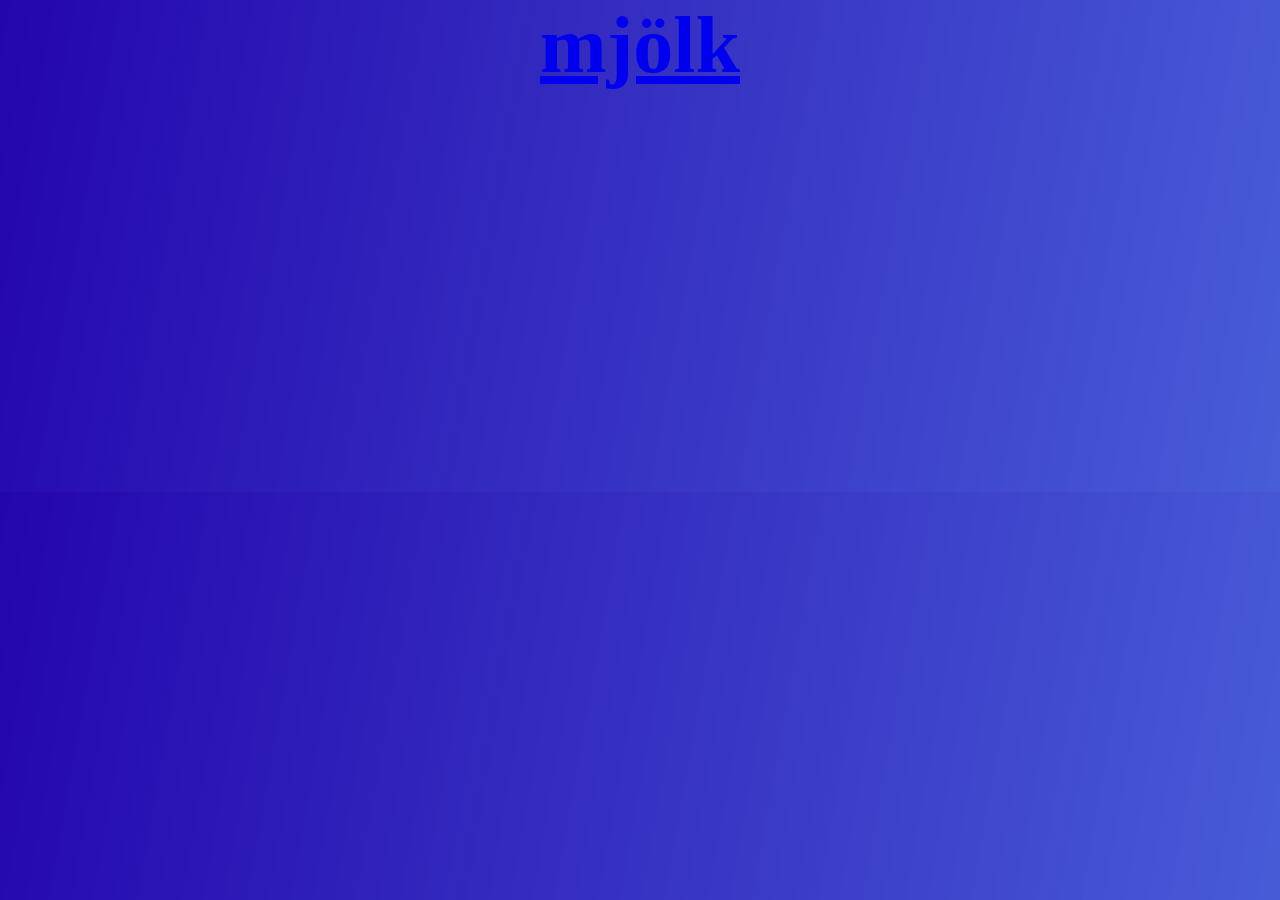
<file: index.html>
<!DOCTYPE html>
<html lang="en">
<head>
  <meta charset="UTF-8">
  <meta http-equiv="X-UA-Compatible" content="IE=edge">
  <meta name="viewport" content="width=device-width, initial-scale=1.0">
  <link rel="stylesheet" href="./css/style.css">
  <title>Document</title>
</head>
<body>
  <a href="./html/index5.html">mjölk</a>
  
</body>
</html>
</file>
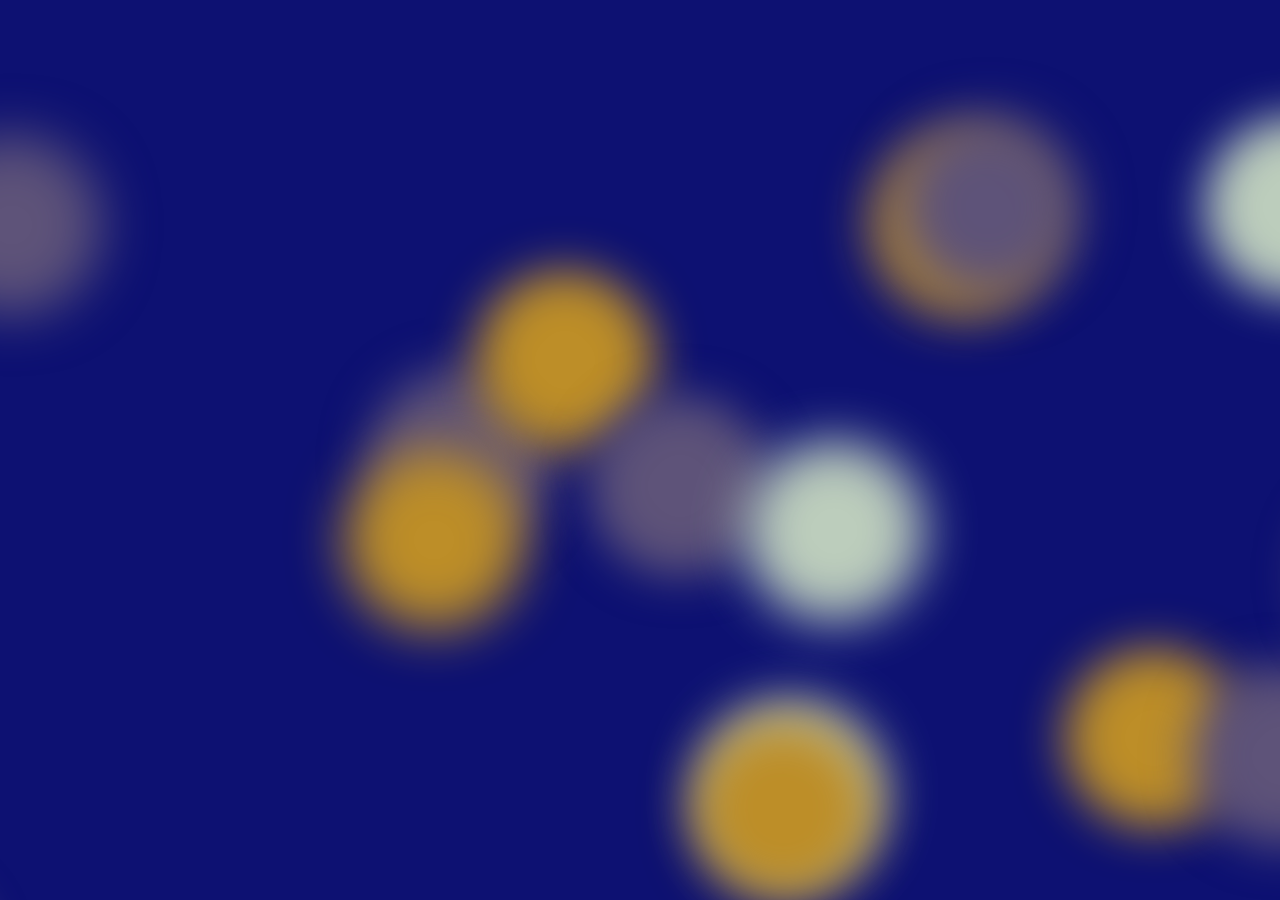
<file: htmlaus/index.html>
<!DOCTYPE html>
<html lang="en">
<head>
    <meta charset="UTF-8">
    <meta http-equiv="X-UA-Compatible" content="IE=edge">
    <meta name="viewport" content="width=device-width, initial-scale=1.0">
    <title>Document</title>
    <link rel="stylesheet" href="main.css">
</head>
<body>
    <div class="background">
        <span></span>
        <span></span>
        <span></span>
        <span></span>
        <span></span>
        <span></span>
        <span></span>
        <span></span>
        <span></span>
        <span></span>
        <span></span>
        <span></span>
        <span></span>
        <span></span>
        <span></span>
        <span></span>
        <span></span>
        <span></span>
        <span></span>
        <span></span>
     </div>
</body>
</html>
</file>
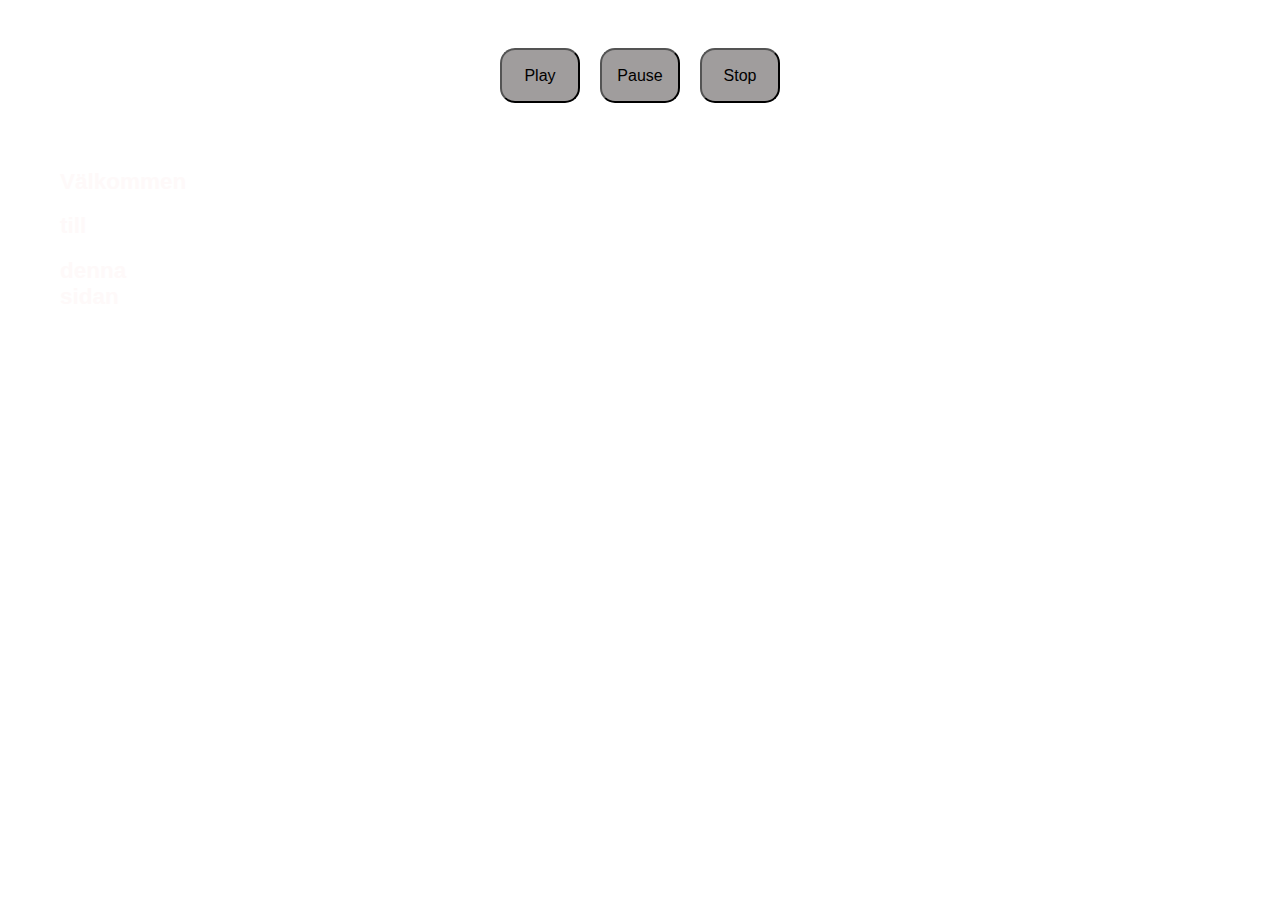
<file: sorayya-feature/index.html>
<!DOCTYPE html>
<html lang="en">
<head>
    <meta charset="UTF-8">
    <meta http-equiv="X-UA-Compatible" content="IE=edge">
    <meta name="viewport" content="width=device-width, initial-scale=1.0">
    <script src="lib/anime.min.js" defer></script>
    <script src="js/script.js" defer></script>
    <link rel="stylesheet" href="css/style.css">
    <title>anime</title>
</head>
<body>
    <section>
    
        <div id='container'>
            <h2>Välkommen </h2>
            <h2> till</h2>
            <h2>denna sidan</h2>
            
            
        </div>
        <div id="buttonContainer">
            <button id="play">Play</button>
            <button id="pause">Pause</button>
            <button id="stop">Stop</button>
        </div>
    </section>
</body>
</html>
</file>
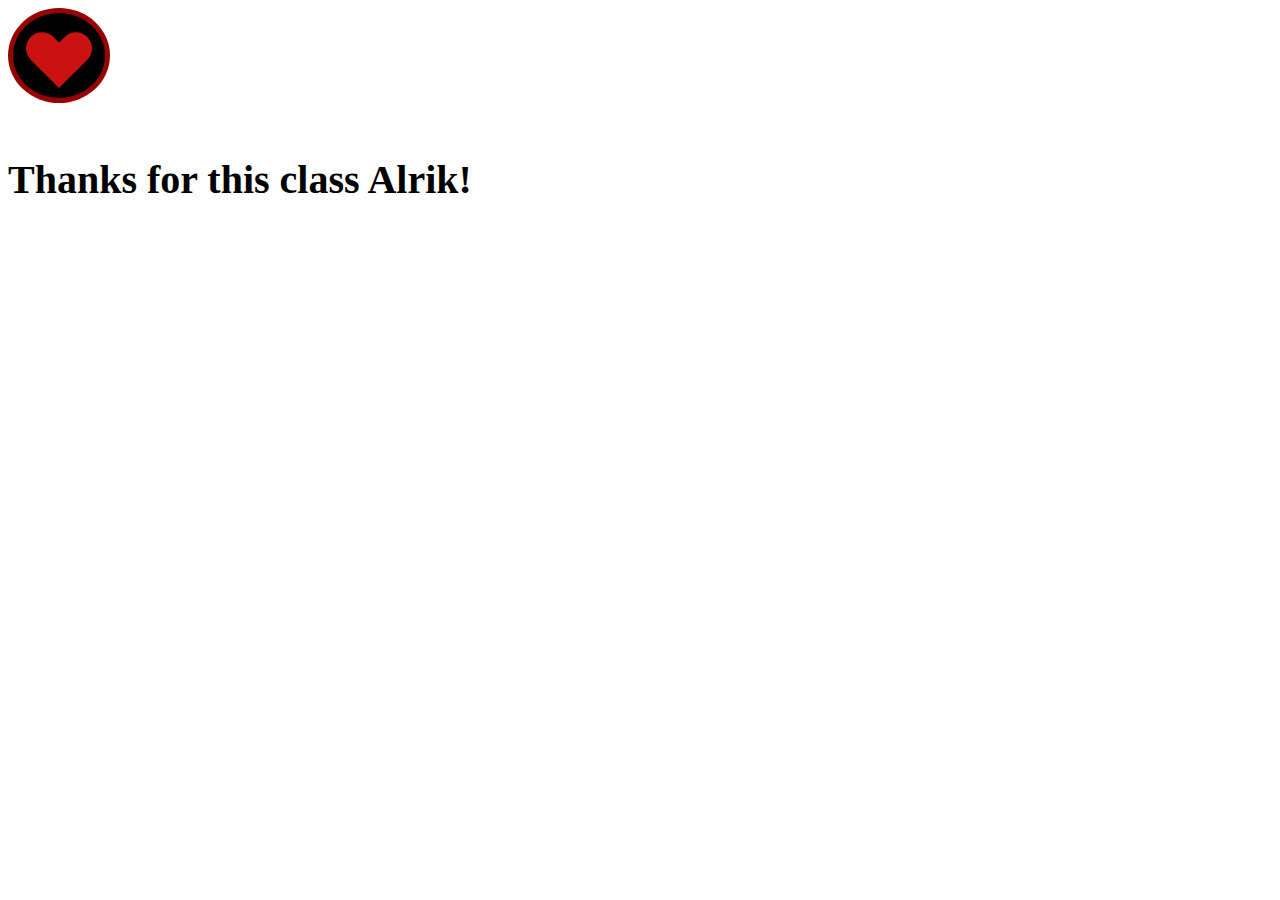
<file: Grit square/danyindex.html>
<!DOCTYPE html>
<html lang="en">
  <head>
    <meta charset="UTF-8" />
    <meta http-equiv="X-UA-Compatible" content="IE=edge" />
    <meta name="viewport" content="width=device-width, initial-scale=1.0" />
    <link rel="stylesheet" href="danystyle.css" />
    <script src="danyscript.js" defer></script>
    <title>Document</title>
  </head>
  <body>
    <button id="danyBtn"><div class="lds-heart"><div></button>
    <h4 class="hidden" id="danyh4">DANY LOVES YOU</h4>
    <h4 id="newh4" class="fade">Thanks for this class Alrik!</h4>
  </body>
</html>
</file>
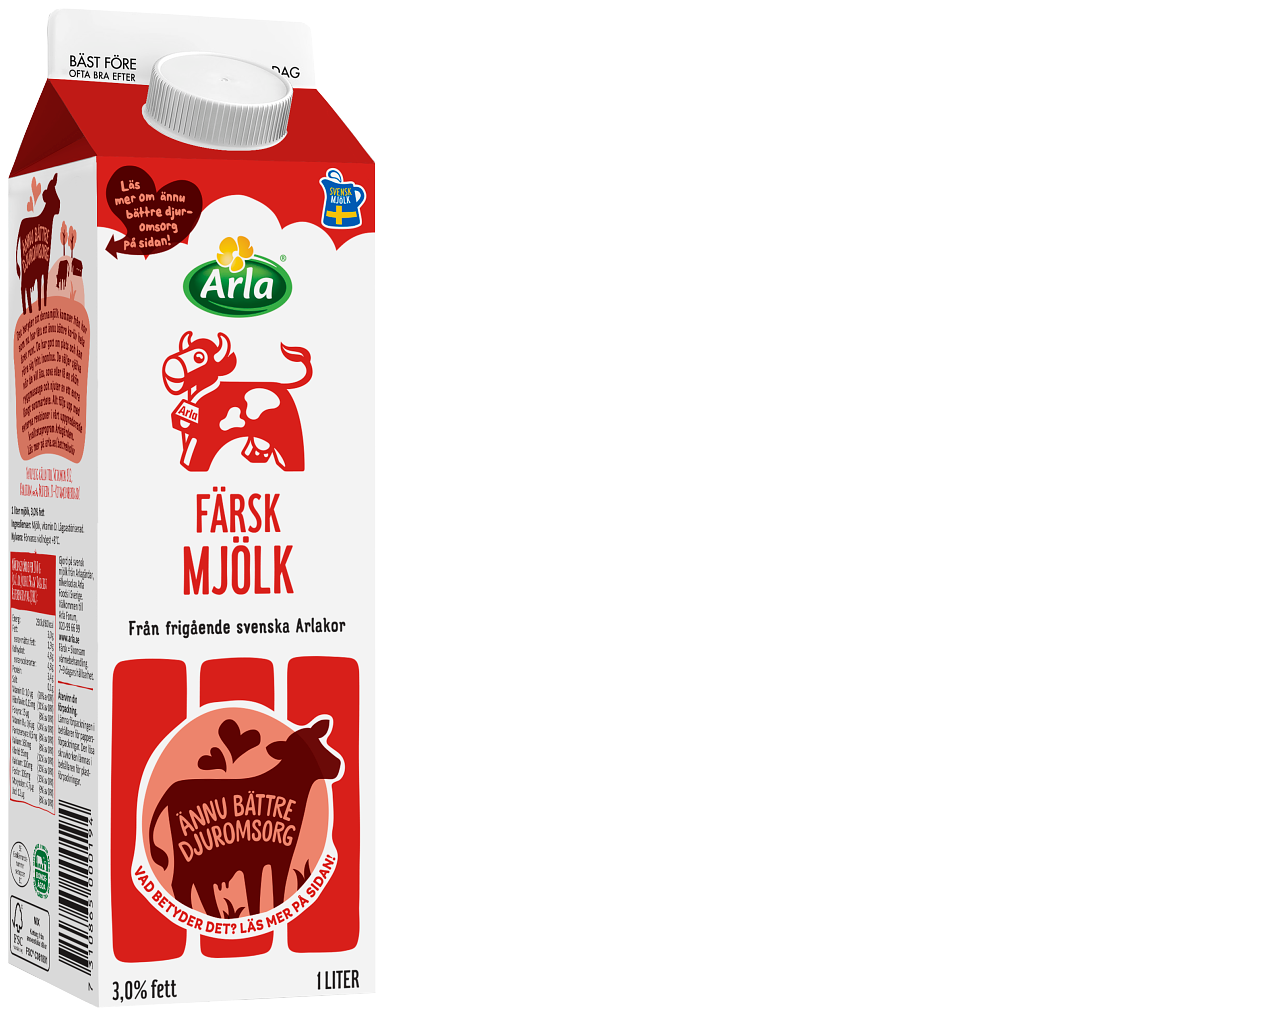
<file: html/index5.html>
<!DOCTYPE html>
<html lang="en">
<head>
    <meta charset="UTF-8">
    <meta http-equiv="X-UA-Compatible" content="IE=edge">
    <meta name="viewport" content="width=device-width, initial-scale=1.0">
    <title>Document</title>
</head>
<body>

    <img src="../images/mjölk.png" alt="">
    
</body>
</html>
</file>
<file: css/style.css>
a{
    cursor: pointer;
    font-size: 5rem;
    font-weight: bolder;
}

/* Zipeng Feature */
@media only screen and (max-width: 600px) {
    .list {
      width: 80%;
    }
    .header {
      font-size: 18px;
    }
    .items {
      height: 300px;
    }
    .item {
      padding: 8px 16px;
    }
    .footer_input {
      font-size: 18px;
    }
  }
  
  @media only screen and (min-width: 600px) and (max-width: 800px) {
    .list {
      width: 90%;
    }
  }
  
  @media only screen and (min-width: 800px) {
  }



  body {
    margin: 3rem;
    background: linear-gradient(-80deg, #0800a6d1, #1c31d5a0, #0435d7b0, #2406ad);
    background-size: 400% 400%;
    animation: gradient 20s ease infinite;
    text-align: center;
    margin: 0;
    padding: 0;
    margin-bottom: 2rem;
  }
  
  @keyframes gradient {
    0% {
      background-position: 0% 50%;
    }
    50% {
      background-position: 100% 50%;
    }
    100% {
      background-position: 0% 50%;
    }
  }
</file>
<file: htmlaus/main.css>
@keyframes move {
    100% {
        transform: translate3d(0, 0, 1px) rotate(360deg);
    }
}

.background {
    position: fixed;
    width: 100vw;
    height: 100vh;
    top: 0;
    left: 0;
    background: #0d1172;
    overflow: hidden;
    z-index: -1;
}

.background span {
    width: 20vmin;
    height: 20vmin;
    border-radius: 20vmin;
    backface-visibility: hidden;
    position: absolute;
    animation: move;
    animation-duration: 45;
    animation-timing-function: linear;
    animation-iteration-count: infinite;
}


.background span:nth-child(0) {
    color: #5e5379;
    top: 60%;
    left: 70%;
    animation-duration: 42s;
    animation-delay: -47s;
    transform-origin: -23vw 14vh;
    box-shadow: 40vmin 0 5.462969152925611vmin currentColor;
}
.background span:nth-child(1) {
    color: #5e5379;
    top: 97%;
    left: 13%;
    animation-duration: 26s;
    animation-delay: -33s;
    transform-origin: -12vw -3vh;
    box-shadow: -40vmin 0 5.012405192519816vmin currentColor;
}
.background span:nth-child(2) {
    color: #5e5379;
    top: 15%;
    left: 22%;
    animation-duration: 42s;
    animation-delay: -13s;
    transform-origin: -5vw 10vh;
    box-shadow: -40vmin 0 5.899503439799378vmin currentColor;
}
.background span:nth-child(3) {
    color: #bccdbc;
    top: 78%;
    left: 83%;
    animation-duration: 13s;
    animation-delay: -3s;
    transform-origin: -6vw 21vh;
    box-shadow: -40vmin 0 5.879268575878637vmin currentColor;
}
.background span:nth-child(4) {
    color: #bccdbc;
    top: 67%;
    left: 82%;
    animation-duration: 48s;
    animation-delay: -46s;
    transform-origin: 12vw 6vh;
    box-shadow: 40vmin 0 5.96515903665594vmin currentColor;
}
.background span:nth-child(5) {
    color: #bd8e28;
    top: 72%;
    left: 55%;
    animation-duration: 34s;
    animation-delay: -11s;
    transform-origin: 6vw 11vh;
    box-shadow: 40vmin 0 5.364237839018212vmin currentColor;
}
.background span:nth-child(6) {
    color: #5e5379;
    top: 41%;
    left: 57%;
    animation-duration: 46s;
    animation-delay: -40s;
    transform-origin: 19vw 4vh;
    box-shadow: -40vmin 0 5.175013720141075vmin currentColor;
}
.background span:nth-child(7) {
    color: #bd8e28;
    top: 30%;
    left: 9%;
    animation-duration: 45s;
    animation-delay: -23s;
    transform-origin: -12vw -15vh;
    box-shadow: 40vmin 0 5.177714272045303vmin currentColor;
}
.background span:nth-child(8) {
    color: #5e5379;
    top: 44%;
    left: 18%;
    animation-duration: 23s;
    animation-delay: -14s;
    transform-origin: 4vw 1vh;
    box-shadow: 40vmin 0 5.106074456723112vmin currentColor;
}
.background span:nth-child(9) {
    color: #bd8e28;
    top: 15%;
    left: 40%;
    animation-duration: 32s;
    animation-delay: -15s;
    transform-origin: 12vw -6vh;
    box-shadow: 40vmin 0 5.950919280274038vmin currentColor;
}
.background span:nth-child(10) {
    color: #5e5379;
    top: 74%;
    left: 65%;
    animation-duration: 38s;
    animation-delay: -6s;
    transform-origin: -15vw -6vh;
    box-shadow: 40vmin 0 5.2469072846036005vmin currentColor;
}
.background span:nth-child(11) {
    color: #5e5379;
    top: 15%;
    left: 79%;
    animation-duration: 50s;
    animation-delay: -8s;
    transform-origin: 0vw 2vh;
    box-shadow: 40vmin 0 5.432410192127669vmin currentColor;
}
.background span:nth-child(12) {
    color: #bd8e28;
    top: 50%;
    left: 55%;
    animation-duration: 16s;
    animation-delay: -10s;
    transform-origin: 3vw -8vh;
    box-shadow: -40vmin 0 5.891660242288427vmin currentColor;
}
.background span:nth-child(13) {
    color: #5e5379;
    top: 89%;
    left: 4%;
    animation-duration: 17s;
    animation-delay: -14s;
    transform-origin: 8vw -20vh;
    box-shadow: -40vmin 0 5.583558700805323vmin currentColor;
}
.background span:nth-child(14) {
    color: #5e5379;
    top: 13%;
    left: 42%;
    animation-duration: 41s;
    animation-delay: -1s;
    transform-origin: 11vw 22vh;
    box-shadow: 40vmin 0 5.793928690669192vmin currentColor;
}
.background span:nth-child(15) {
    color: #5e5379;
    top: 80%;
    left: 99%;
    animation-duration: 23s;
    animation-delay: -15s;
    transform-origin: -10vw -5vh;
    box-shadow: 40vmin 0 5.854486340547121vmin currentColor;
}
.background span:nth-child(16) {
    color: #bccdbc;
    top: 49%;
    left: 30%;
    animation-duration: 20s;
    animation-delay: -39s;
    transform-origin: 21vw -5vh;
    box-shadow: 40vmin 0 5.639263650692353vmin currentColor;
}
.background span:nth-child(17) {
    color: #bd8e28;
    top: 80%;
    left: 26%;
    animation-duration: 20s;
    animation-delay: -19s;
    transform-origin: -13vw -10vh;
    box-shadow: 40vmin 0 5.611504189173977vmin currentColor;
}
.background span:nth-child(18) {
    color: #bccdbc;
    top: 13%;
    left: 66%;
    animation-duration: 21s;
    animation-delay: -2s;
    transform-origin: 11vw -2vh;
    box-shadow: 40vmin 0 5.062438463116488vmin currentColor;
}
.background span:nth-child(19) {
    color: #5e5379;
    top: 54%;
    left: 74%;
    animation-duration: 17s;
    animation-delay: -2s;
    transform-origin: 18vw 13vh;
    box-shadow: 40vmin 0 5.390034612592803vmin currentColor;
}
</file>
<file: sorayya-feature/css/style.css>
body {
    margin: 0px;
    padding: 0px;
    height: 840px;
  }
  
  section {
    padding:0px;
    height: 840px;
  
    background: url(https://cdn.webtekno.com/media/cache/content_detail_v2/article/46841/telefon-ve-bilgisayariniza-indirebileceginiz-en-iyi-uzay-temali-duvar-kagitlari-1527450448.jpg);
   
  }

  #container {
    width: 100px;
    margin: 0px;
    font-size: 15px;
    font-family: sans-serif;
    color: rgb(254, 249, 249);
    position: absolute;
    top: 150px;
    left: 60px;
  
  }
  
  button {
  cursor: pointer;
    width: 80px;
    height: 55px;
    border-radius: 15px;
    font-size: 1em;
    
  
  }
#buttonContainer {
   
 position: relative;   
    display: flex;
    justify-content: center;
    column-gap: 20px;
padding-top: 3rem;    
  
  }
  


  #play {
    background-color: rgb(160, 157, 157);
    transition: all 300ms ease-in-out;
  }
  
  #play:hover {
    transform: scale(1.1);
    background-color: rgb(127, 78, 251);
  }
  
  #pause {
    background-color: rgb(160, 157, 157);
    transition: all 300ms ease-in-out;
   
  }
  
  #pause:hover {
    transform: scale(1.1);
    background-color:rgb(127, 78, 251);
  }
  
  #stop {
    background-color: rgb(160, 157, 157);
    transition: all 300ms ease-in-out;
  }
  
  #stop:hover {
    transform: scale(1.1);
    background-color: rgb(127, 78, 251);
  }
</file>
<file: Grit square/danystyle.css>
@import url("https://fonts.googleapis.com/css2?family=Aboreto&display=swap");

#danyBtn {
  font-family: "Chakra Petch", sans-serif;
  background-color: black;
  color: white;
  border: 5px solid rgb(151, 3, 3);
  cursor: pointer;
  border-radius: 50%;
}

#danyBtn:hover {
  filter: grayscale(1);
}

#danyh4 {
  font-family: "Chakra Petch", sans-serif;
  transition: 5s;
  margin: 5px;
  padding: 0;
  text-decoration: overline rgb(151, 3, 3);
  font-size: 35px;
}

.hidden {
  display: none;
}

.fadeInText {
  animation: fadeIn 5s;
}

@keyframes fadeIn {
  0% {
    opacity: 0;
  }
  100% {
    opacity: 1;
  }
}

.lds-heart {
  display: inline-block;
  position: relative;
  width: 80px;
  height: 80px;
  transform: rotate(45deg);
  transform-origin: 40px 40px;
}
.lds-heart div {
  top: 32px;
  left: 32px;
  position: absolute;
  width: 32px;
  height: 32px;
  background: rgb(203, 18, 18);
  animation: lds-heart 1.2s infinite cubic-bezier(0.215, 0.61, 0.355, 1);
}
.lds-heart div:after,
.lds-heart div:before {
  content: " ";
  position: absolute;
  display: block;
  width: 32px;
  height: 32px;
  background: rgb(203, 18, 18);
}
.lds-heart div:before {
  left: -24px;
  border-radius: 50% 0 0 50%;
}
.lds-heart div:after {
  top: -24px;
  border-radius: 50% 50% 0 0;
}
@keyframes lds-heart {
  0% {
    transform: scale(0.95);
  }
  5% {
    transform: scale(1.1);
  }
  39% {
    transform: scale(0.85);
  }
  45% {
    transform: scale(1);
  }
  60% {
    transform: scale(0.95);
  }
  100% {
    transform: scale(0.9);
  }
}

#newh4 {
  font-size: 40px;
}

#newh4:hover {
  background-color: orange;
  border: 5px red dotted;
  transform: ease-in 3s;
  width: 30%;
}

.fade {
  animation: fadeIn 5s;
}

@keyframes fadeIn {
  0% {
    opacity: 0;
  }
  100% {
    opacity: 1;
  }
}
</file>
